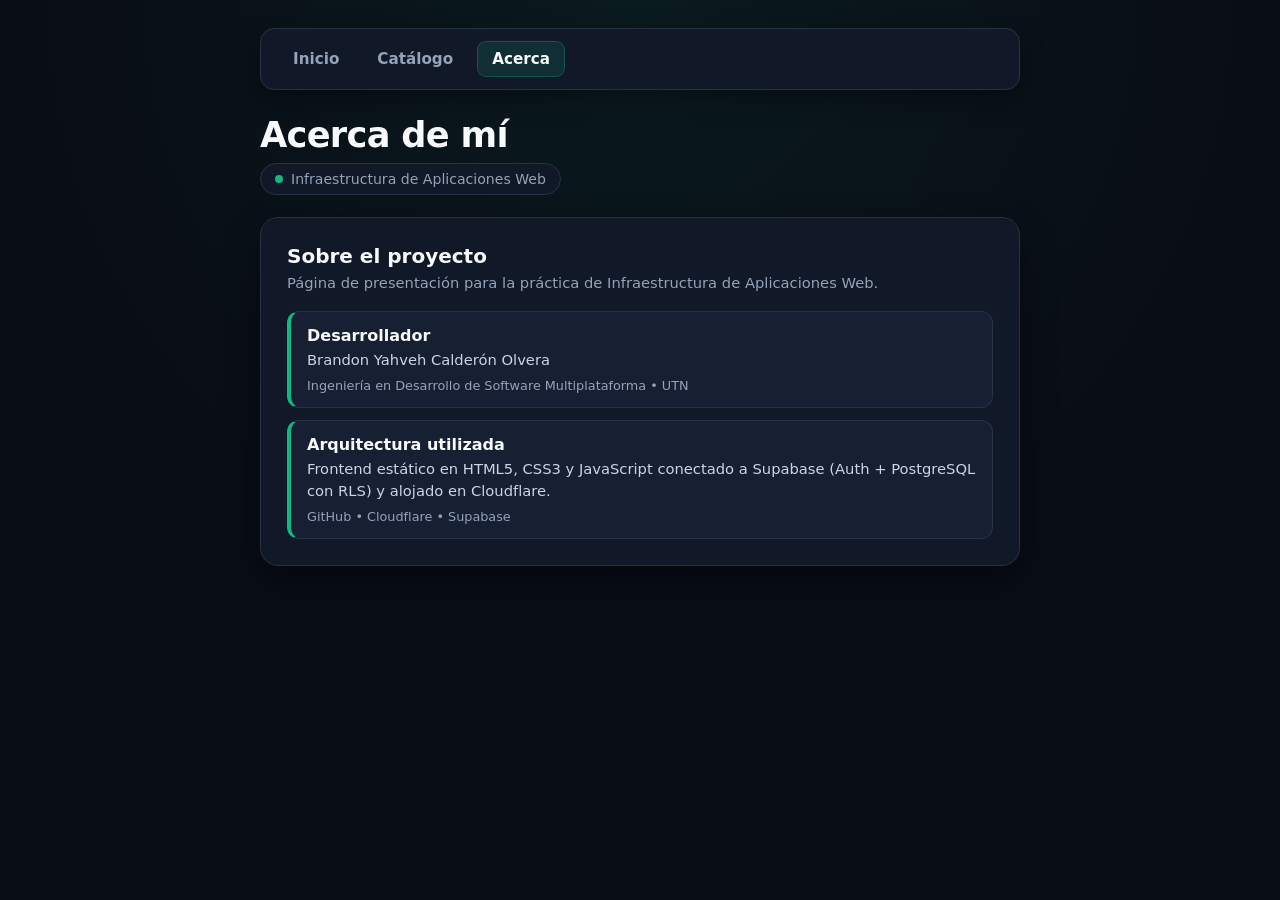
<file: acerca.html>
<!doctype html>
<html lang="es">
<head>
  <meta charset="utf-8">
  <meta name="viewport" content="width=device-width, initial-scale=1.0">
  <title>Acerca de mí - Mi sitio</title>
  <link rel="stylesheet" href="estilo.css">
</head>
<body>
  <div class="wrapper">
    <nav class="navbar">
      <a href="index.html">Inicio</a>
      <a href="catalogo.html">Catálogo</a>
      <a href="acerca.html" class="active">Acerca</a>
    </nav>

    <header class="header-box">
      <h1>Acerca de mí</h1>
      <p class="status-badge">Infraestructura de Aplicaciones Web</p>
    </header>

    <section class="card">
      <h2>Sobre el proyecto</h2>
      <p class="card-subtitle">Página de presentación para la práctica de Infraestructura de Aplicaciones Web.</p>

      <div class="solicitudes-list">
        <div class="solicitud-item">
          <div class="solicitud-titulo">Desarrollador</div>
          <div class="solicitud-detalle">Brandon Yahveh Calderón Olvera</div>
          <div class="solicitud-meta">Ingeniería en Desarrollo de Software Multiplataforma • UTN</div>
        </div>

        <div class="solicitud-item">
          <div class="solicitud-titulo">Arquitectura utilizada</div>
          <div class="solicitud-detalle">Frontend estático en HTML5, CSS3 y JavaScript conectado a Supabase (Auth + PostgreSQL con RLS) y alojado en Cloudflare.</div>
          <div class="solicitud-meta">GitHub • Cloudflare • Supabase</div>
        </div>
      </div>
    </section>
  </div>
</body>
</html>
</file>
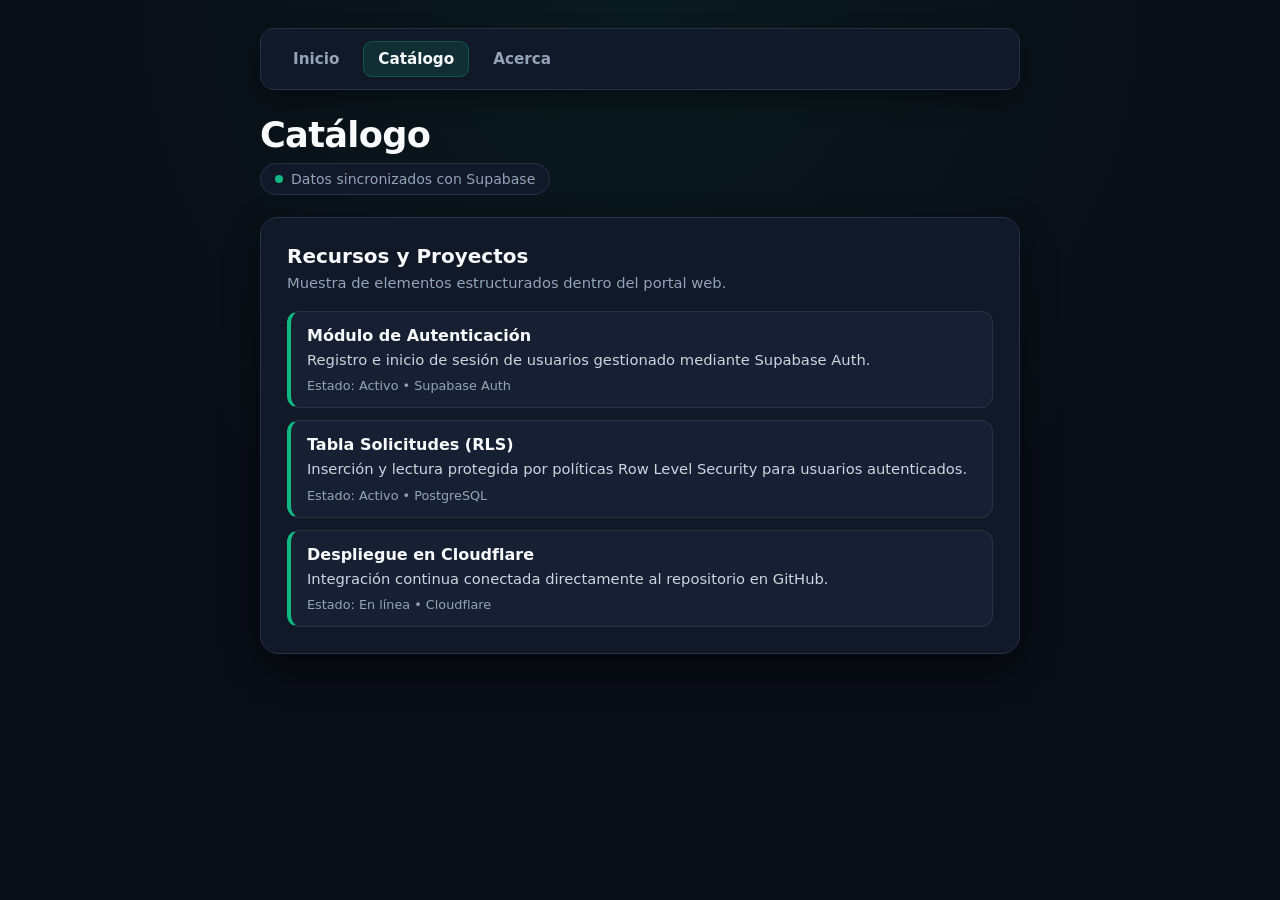
<file: catalogo.html>
<!doctype html>
<html lang="es">
<head>
  <meta charset="utf-8">
  <meta name="viewport" content="width=device-width, initial-scale=1.0">
  <title>Catálogo - Mi sitio</title>
  <link rel="stylesheet" href="estilo.css">
</head>
<body>
  <div class="wrapper">
    <nav class="navbar">
      <a href="index.html">Inicio</a>
      <a href="catalogo.html" class="active">Catálogo</a>
      <a href="acerca.html">Acerca</a>
    </nav>

    <header class="header-box">
      <h1>Catálogo</h1>
      <p class="status-badge">Datos sincronizados con Supabase</p>
    </header>

    <section class="card">
      <h2>Recursos y Proyectos</h2>
      <p class="card-subtitle">Muestra de elementos estructurados dentro del portal web.</p>

      <div class="solicitudes-list">
        <div class="solicitud-item">
          <div class="solicitud-titulo">Módulo de Autenticación</div>
          <div class="solicitud-detalle">Registro e inicio de sesión de usuarios gestionado mediante Supabase Auth.</div>
          <div class="solicitud-meta">Estado: Activo • Supabase Auth</div>
        </div>

        <div class="solicitud-item">
          <div class="solicitud-titulo">Tabla Solicitudes (RLS)</div>
          <div class="solicitud-detalle">Inserción y lectura protegida por políticas Row Level Security para usuarios autenticados.</div>
          <div class="solicitud-meta">Estado: Activo • PostgreSQL</div>
        </div>

        <div class="solicitud-item">
          <div class="solicitud-titulo">Despliegue en Cloudflare</div>
          <div class="solicitud-detalle">Integración continua conectada directamente al repositorio en GitHub.</div>
          <div class="solicitud-meta">Estado: En línea • Cloudflare</div>
        </div>
      </div>
    </section>
  </div>
</body>
</html>
</file>
<file: estilo.css>
:root {
  --bg-page: #090d16;
  --bg-card: #111827;
  --bg-input: #0b101b;
  --bg-item: #172033;
  --accent: #10b981;
  --accent-hover: #059669;
  --text-main: #f8fafc;
  --text-muted: #94a3b8;
  --border: #263248;
  --danger-bg: rgba(239, 68, 68, 0.14);
  --danger-border: rgba(239, 68, 68, 0.45);
  --danger-text: #fca5a5;
  --success-bg: rgba(16, 185, 129, 0.14);
  --success-border: rgba(16, 185, 129, 0.45);
  --success-text: #6ee7b7;
}

* {
  box-sizing: border-box;
  margin: 0;
  padding: 0;
}

body {
  background-color: var(--bg-page);
  background-image: radial-gradient(circle at top, rgba(16, 185, 129, 0.08), transparent 55%);
  color: var(--text-main);
  font-family: "Segoe UI", system-ui, -apple-system, sans-serif;
  min-height: 100vh;
  padding: 28px 16px 48px;
}

.wrapper {
  width: 100%;
  max-width: 760px;
  margin: 0 auto;
}

/* Barra de navegación */
.navbar {
  background-color: var(--bg-card);
  border: 1px solid var(--border);
  border-radius: 14px;
  padding: 12px 18px;
  display: flex;
  flex-wrap: wrap;
  align-items: center;
  gap: 10px;
  margin-bottom: 24px;
  box-shadow: 0 10px 25px rgba(0, 0, 0, 0.35);
}

.navbar a {
  color: var(--text-muted);
  text-decoration: none;
  font-weight: 600;
  font-size: 0.95rem;
  padding: 8px 14px;
  border-radius: 9px;
  transition: all 0.2s ease;
}

.navbar a:hover,
.navbar a.active {
  color: var(--text-main);
  background-color: rgba(16, 185, 129, 0.14);
  border: 1px solid rgba(16, 185, 129, 0.3);
}

/* Encabezado y tarjetas */
.header-box {
  margin-bottom: 22px;
}

.header-box h1 {
  font-size: clamp(1.6rem, 3vw, 2.2rem);
  letter-spacing: -0.02em;
  margin-bottom: 8px;
}

.status-badge {
  display: inline-flex;
  align-items: center;
  gap: 8px;
  background-color: var(--bg-card);
  border: 1px solid var(--border);
  color: var(--text-muted);
  padding: 7px 14px;
  border-radius: 999px;
  font-size: 0.88rem;
}

.status-badge::before {
  content: "";
  width: 8px;
  height: 8px;
  border-radius: 50%;
  background-color: var(--accent);
}

.card {
  background-color: var(--bg-card);
  border: 1px solid var(--border);
  border-radius: 18px;
  padding: 26px;
  box-shadow: 0 14px 35px rgba(0, 0, 0, 0.45);
  margin-bottom: 20px;
}

.card-top {
  display: flex;
  flex-wrap: wrap;
  justify-content: space-between;
  align-items: center;
  gap: 12px;
  margin-bottom: 18px;
}

.card h2 {
  font-size: 1.25rem;
  margin-bottom: 6px;
}

.card-subtitle {
  color: var(--text-muted);
  font-size: 0.92rem;
  margin-bottom: 20px;
}

/* Campos de formulario */
.field {
  margin-bottom: 16px;
}

.field label {
  display: block;
  font-size: 0.9rem;
  font-weight: 600;
  color: var(--text-main);
  margin-bottom: 7px;
}

.field input,
.field textarea {
  width: 100%;
  background-color: var(--bg-input);
  border: 1px solid var(--border);
  border-radius: 10px;
  color: var(--text-main);
  font-family: inherit;
  font-size: 0.96rem;
  padding: 11px 14px;
  transition: border-color 0.2s ease, box-shadow 0.2s ease;
}

.field textarea {
  min-height: 96px;
  resize: vertical;
}

.field input::placeholder,
.field textarea::placeholder {
  color: #64748b;
}

.field input:focus,
.field textarea:focus {
  outline: none;
  border-color: var(--accent);
  box-shadow: 0 0 0 3px rgba(16, 185, 129, 0.16);
}

/* Botones */
.actions {
  display: flex;
  flex-wrap: wrap;
  gap: 10px;
  margin-top: 8px;
}

button {
  font-family: inherit;
  font-size: 0.94rem;
  font-weight: 600;
  border-radius: 10px;
  padding: 10px 18px;
  cursor: pointer;
  transition: all 0.2s ease;
  border: 1px solid transparent;
}

.btn-primary {
  background-color: var(--accent);
  color: #04130d;
}

.btn-primary:hover {
  background-color: var(--accent-hover);
  transform: translateY(-1px);
}

.btn-secondary {
  background-color: var(--bg-item);
  color: var(--text-main);
  border-color: var(--border);
}

.btn-secondary:hover {
  border-color: var(--accent);
  color: var(--accent);
}

.btn-ghost {
  background-color: transparent;
  color: var(--text-muted);
  border-color: var(--border);
  padding: 8px 14px;
  font-size: 0.86rem;
}

.btn-ghost:hover {
  color: var(--danger-text);
  border-color: var(--danger-border);
  background-color: var(--danger-bg);
}

/* Lista de solicitudes */
.solicitudes-header {
  display: flex;
  justify-content: space-between;
  align-items: center;
  margin: 24px 0 12px;
  padding-top: 20px;
  border-top: 1px solid var(--border);
}

.solicitudes-header h3 {
  font-size: 1.05rem;
}

.solicitudes-list {
  list-style: none;
  display: grid;
  gap: 12px;
}

.solicitud-item {
  background-color: var(--bg-item);
  border: 1px solid var(--border);
  border-left: 4px solid var(--accent);
  border-radius: 12px;
  padding: 14px 16px;
  transition: transform 0.15s ease, border-color 0.15s ease;
}

.solicitud-item:hover {
  transform: translateY(-1px);
  border-color: #364866;
  border-left-color: var(--accent);
}

.solicitud-titulo {
  font-weight: 700;
  color: var(--text-main);
  font-size: 1rem;
  margin-bottom: 4px;
}

.solicitud-detalle {
  color: #cbd5e1;
  font-size: 0.92rem;
  line-height: 1.45;
  margin-bottom: 8px;
}

.solicitud-meta {
  font-size: 0.8rem;
  color: var(--text-muted);
}

.empty-state {
  color: var(--text-muted);
  font-size: 0.9rem;
  font-style: italic;
}

/* Alertas de estado */
.alert {
  margin-top: 14px;
  padding: 12px 16px;
  border-radius: 12px;
  font-size: 0.9rem;
  border: 1px solid transparent;
}

.alert:empty {
  display: none;
}

.alert-info {
  display: block;
  background-color: var(--success-bg);
  border-color: var(--success-border);
  color: var(--success-text);
}

.alert-error {
  display: block;
  background-color: var(--danger-bg);
  border-color: var(--danger-border);
  color: var(--danger-text);
}
</file>
